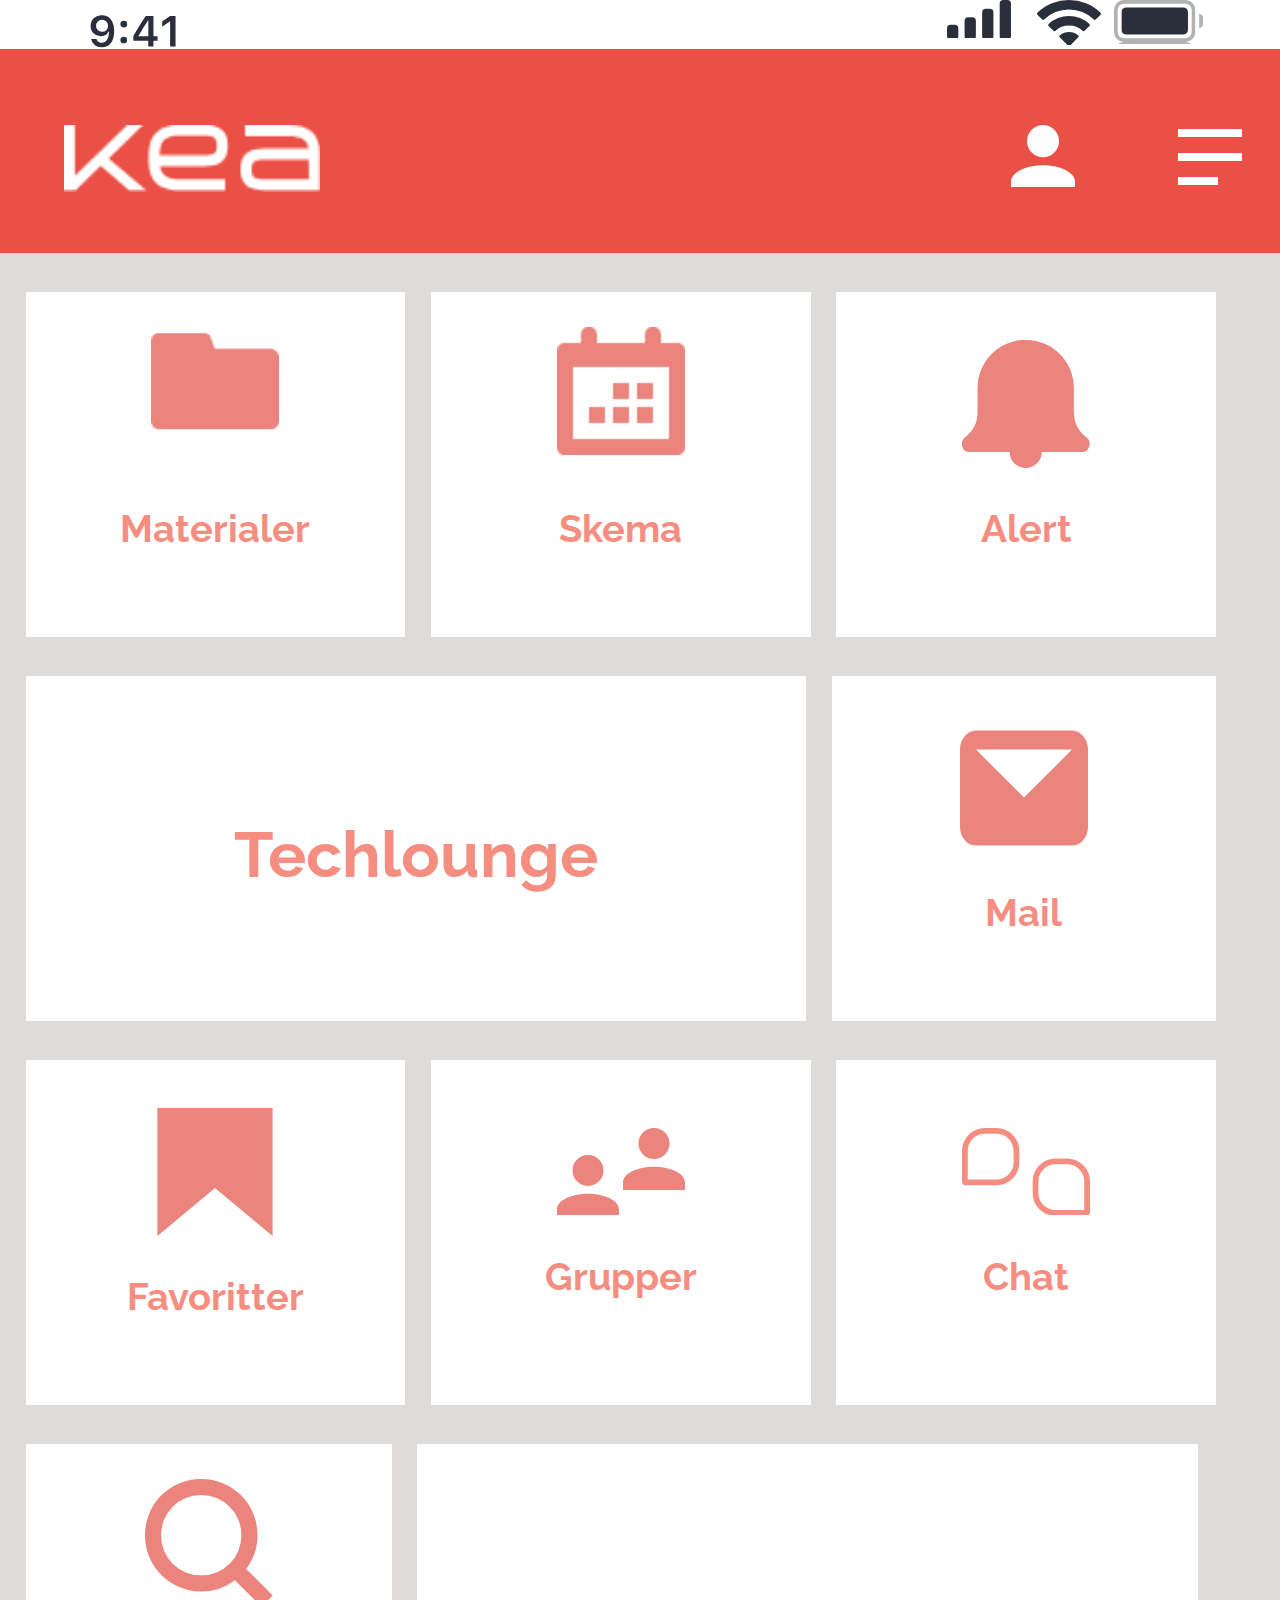
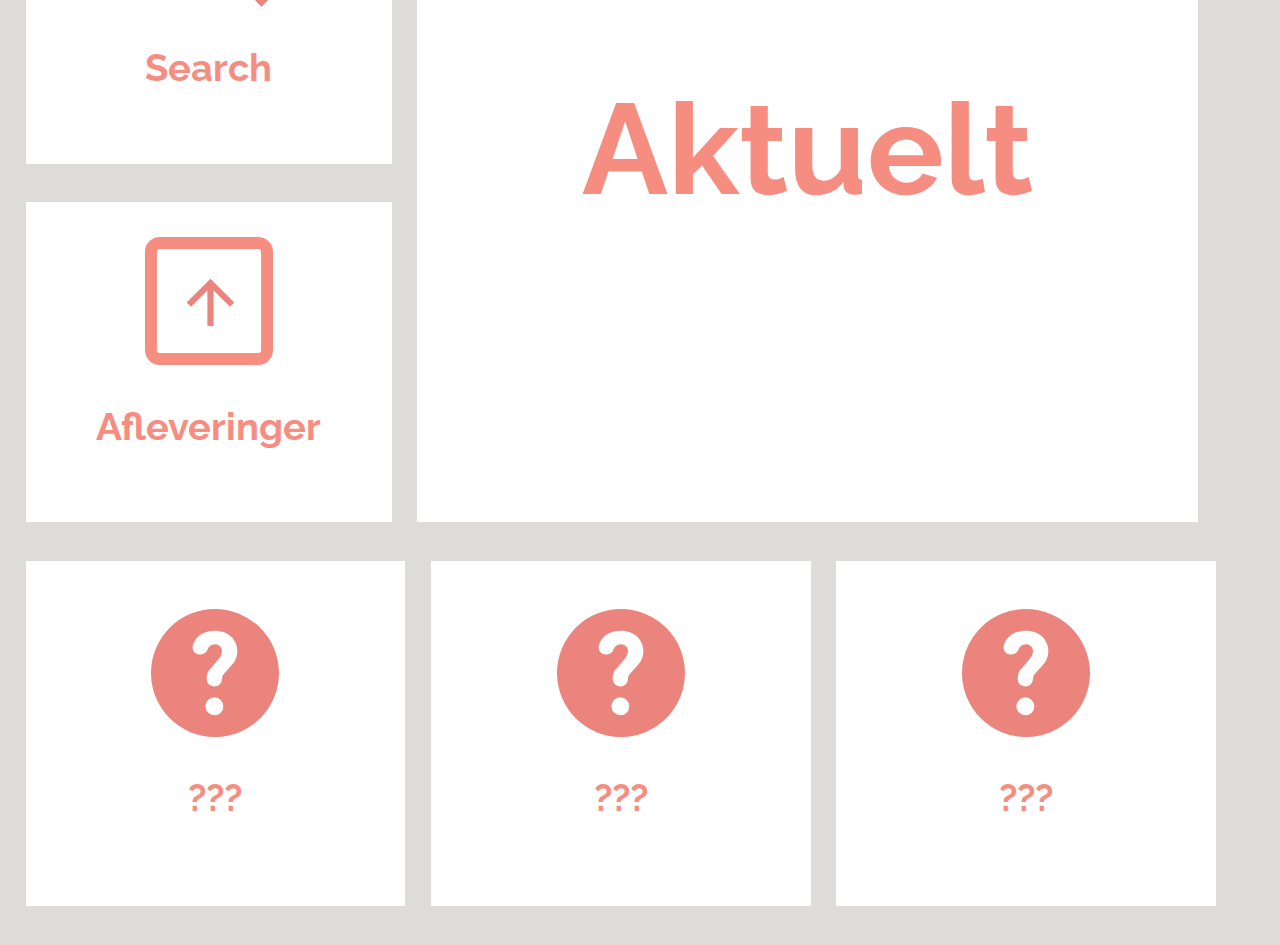
<file: forside.html>
<!DOCTYPE html>
<html lang="da">

<head>
    <meta charset="utf-8">
    <meta name="viewport" content="width=device-width, initial-scale=1.0">
    <meta name="robots" content="noindex">

    <title>Forside</title>
    <link rel="stylesheet" href="style.css">
    <link href="https://fonts.googleapis.com/css?family=Raleway&display=swap" rel="stylesheet">
</head>

<body>
    <header>
        <div class="mobil_top">
            <div class="tid_sprite"></div>
            <div class="connection_sprite"></div>
            <div class="web_sprite"></div>
            <div class="battery_sprite"></div>

        </div>

        <div class="navigation_top">
            <div class="navigation_logo">

                <a href="forside.html">
                    <img src="svg/Group%201585@2x.png" alt="logo">
                </a>

            </div>
            <div class="profil_knap"></div>
            <div class="navigations_knap" onclick="toggleMenu()"></div>
        </div>

        <section id="menu" class="hide">
            <div class="sectionwrapper">

                <div id="menu_fortryd" onclick="toggleMenu()">
                    <img src="svg_menu/Union%203@2x.png" alt="fortryd">

                </div>
                <div id="menu_logo">
                    <img src="svg_menu/Artwork%202@2x.png" alt="logo">

                </div>
                <div id="menu_top">

                    <div id="menu_txt">


                        <nav>

                            <a href="/forside.html">Forside</a>


                            <p>Afleveringer</p>
                            <a href="materialer.html">Materialer</a>
                            <p>Chat</p>
                            <p>Indstillinger</p>
                            <a href="skema.html">Skema</a>
                        </nav>
                    </div>
                </div>

                <div id="menu_bottom">
                    <div id="log_ud">
                        <a href="login.html">Log ud</a>
                    </div>
                </div>
            </div>

        </section>
    </header>





    <section id="forside">

        <div id="front_page">

            <div class="small_row">
                <div class="lille_box">
                    <div id="materialer_icon">
                        <a href="materialer.html">
                            <img src="svg_forside/Folder@2x.png" alt="folder">
                        </a>
                    </div>
                    <div class="icon_txt">
                        <nav>
                            <a href="materialer.html#materialer">Materialer</a>
                        </nav>
                    </div>
                </div>

                <div class="lille_box">
                    <div id="skema_icon">
                        <a href="skema.html">
                            <img src="svg_forside/Path%20149@2x.png" alt="skema">
                        </a>
                    </div>
                    <div class="icon_txt">
                        <nav>
                            <a href="skema.html">Skema</a>
                        </nav>
                    </div>
                </div>

                <div class="lille_box">
                    <div id="alert_icon"></div>
                    <div class="icon_txt">
                        <p>Alert</p>

                    </div>
                </div>
            </div>

            <div class="small_row">

                <div id="medium_box">
                    <div id="medium_txt">
                        <p>Techlounge</p>
                    </div>
                </div>

                <div class="lille_box">
                    <div id="mail_icon"></div>
                    <div class="icon_txt">
                        <p>Mail</p>

                    </div>
                </div>
            </div>
            <div class="small_row">

                <div class="lille_box">
                    <div id="favoritter_icon"></div>
                    <div class="icon_txt">
                        <p>Favoritter</p>

                    </div>
                </div>

                <div class="lille_box">
                    <div id="grupper_icon"></div>
                    <div class="icon_txt">
                        <p>Grupper</p>

                    </div>
                </div>

                <div class="lille_box">
                    <div id="chat_icon"></div>
                    <div class="icon_txt">
                        <p>Chat</p>

                    </div>
                </div>
            </div>

            <div id="row4">
                <div class="vertical_row">
                    <div class="lille_box">
                        <div id="search_icon"></div>
                        <div class="icon_txt">
                            <p>Search</p>

                        </div>
                    </div>
                    <div class="lille_box">
                        <div id="afleveringer_Icon"></div>
                        <div class="icon_txt">
                            <p>Afleveringer</p>

                        </div>
                    </div>
                </div>

                <div id="stor_box">
                    <div id="stor_txt">
                        <p>Aktuelt</p>
                    </div>
                </div>
            </div>

            <div class="small_row last_row">
                <div class="lille_box">

                    <div class="random_icon"></div>
                    <div class="icon_txt">
                        <p>???</p>

                    </div>

                </div>

                <div class="lille_box">
                    <div class="random_icon"></div>
                    <div class="icon_txt">
                        <p>???</p>

                    </div>

                </div>

                <div class="lille_box">

                    <div class="random_icon"></div>
                    <div class="icon_txt">
                        <p>???</p>

                    </div>

                </div>
            </div>

        </div>
    </section>

    <script src="script.js"></script>
</body></html>
</file>
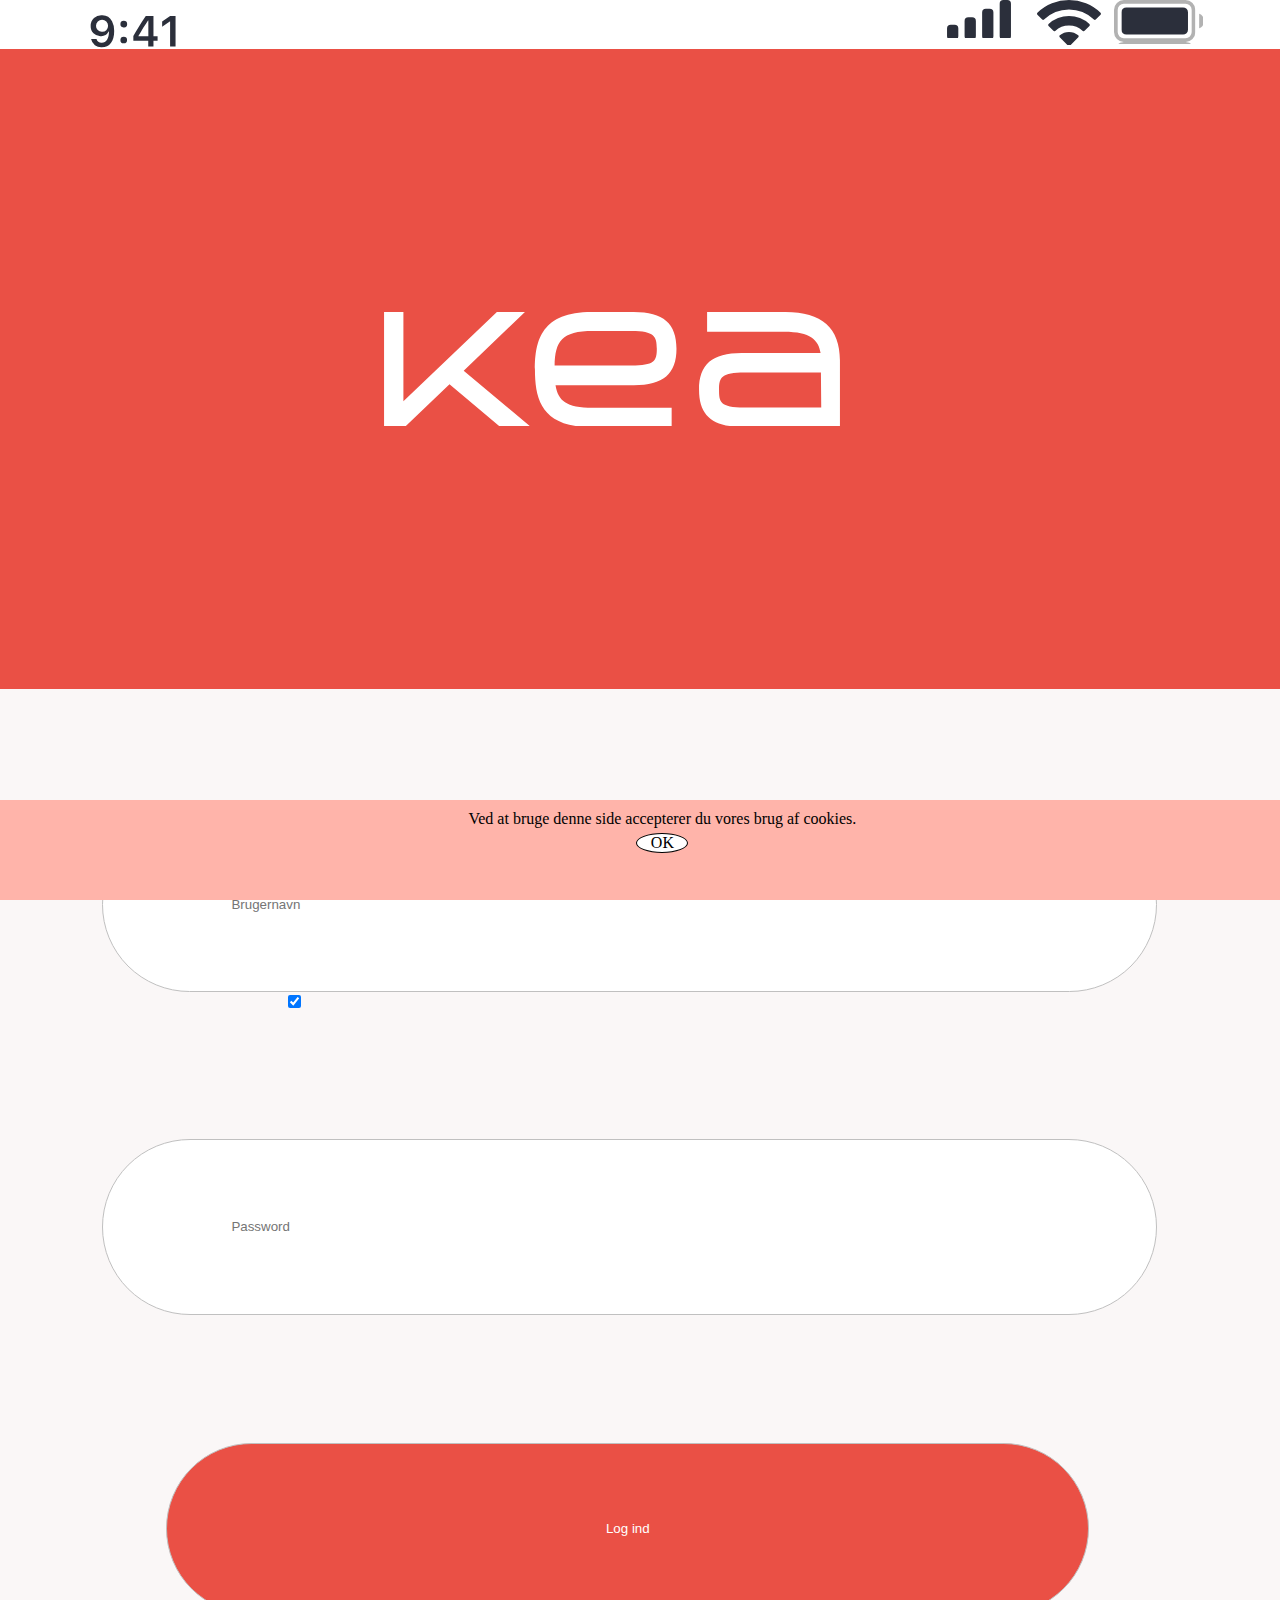
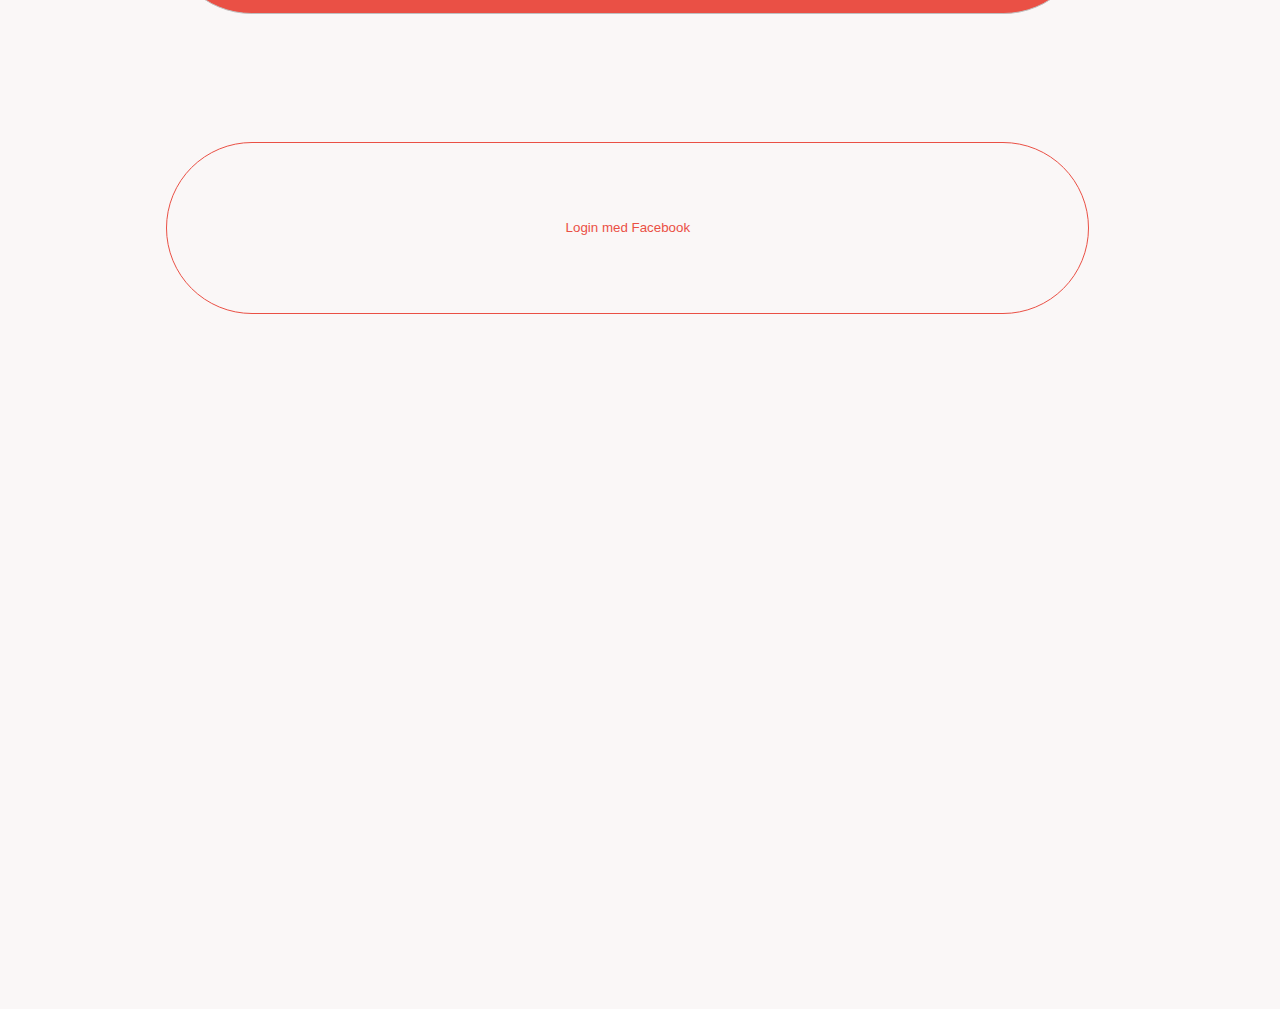
<file: login.html>
<!DOCTYPE html>
<html lang="da">

<head>
    <meta charset="utf-8">
    <meta name="viewport" content="width=device-width, initial-scale=1.0">
    <meta name="robots" content="noindex">

    <title>Login</title>
    <link rel="stylesheet" href="style.css">
    <link href="https://fonts.googleapis.com/css?family=Raleway&display=swap" rel="stylesheet">
</head>


<body>

    <header>
        <div class="mobil_top">
            <div class="tid_sprite"></div>
            <div class="connection_sprite"></div>
            <div class="web_sprite"></div>
            <div class="battery_sprite"></div>

        </div>


    </header>
    <section id="login">

        <div id="logo_box">
            <div id="logo"></div>
        </div>

        <div id="login-funktion">


            <form action="forside.html">

                <input id="user-felt1" class="user-felt" type="text" placeholder="Brugernavn" />
                <label>
                    <input id="checkbox" type="checkbox" checked="checked">
                </label>


                <input id="user-felt2" class="user-felt" type="password" placeholder="Password" />



                <input id="login_knap" value="Log ind" type="submit" />
                <input id="facebook-knap" value="Login med Facebook" type="submit" />

            </form>

        </div>


    </section>

    <div id="cookie-disclaimer">
        <div id="cookie-disclaimer-column">
            <span>
                Ved at bruge denne side accepterer du vores brug af cookies.
            </span>
            <div id="cookie-disclaimer-close-btn" onclick="hideCookieDisclaimer()">
                OK
            </div>
        </div>
    </div>
    <script src="script.js"></script>
</body></html>
</file>
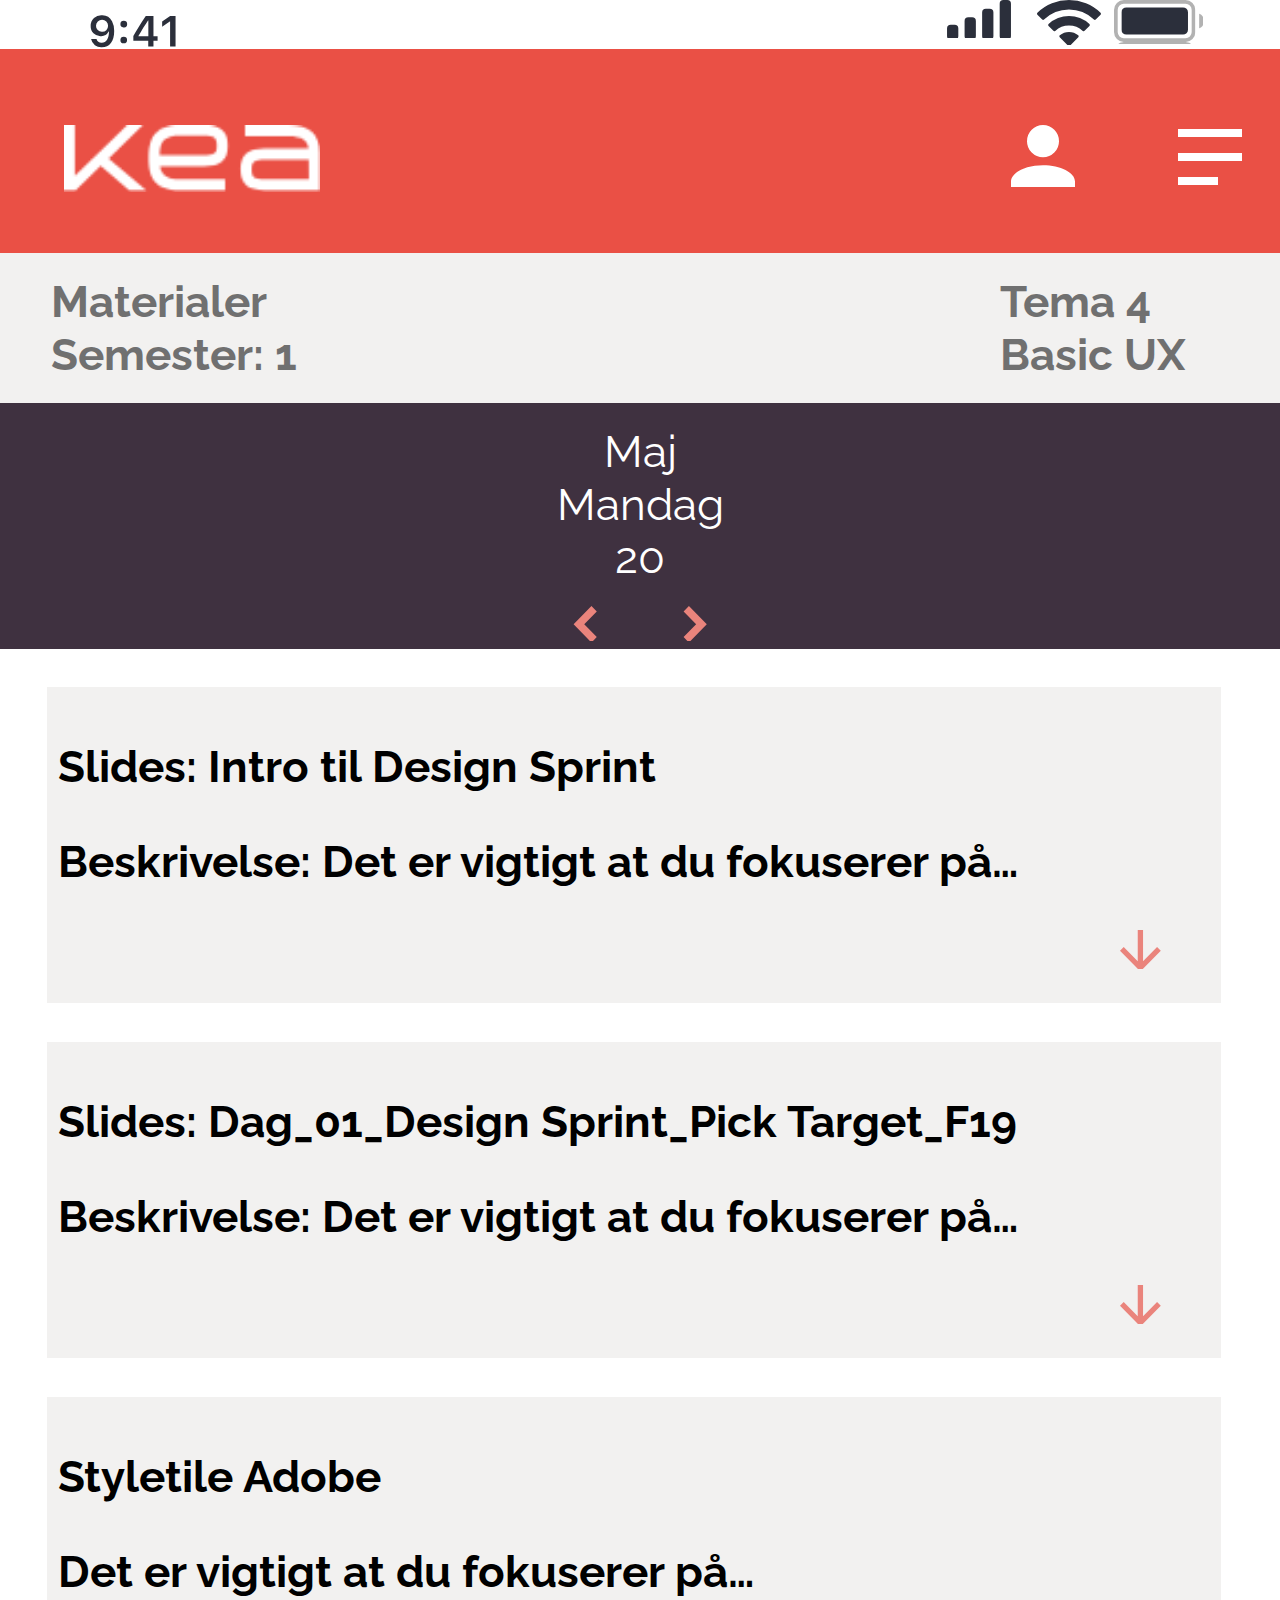
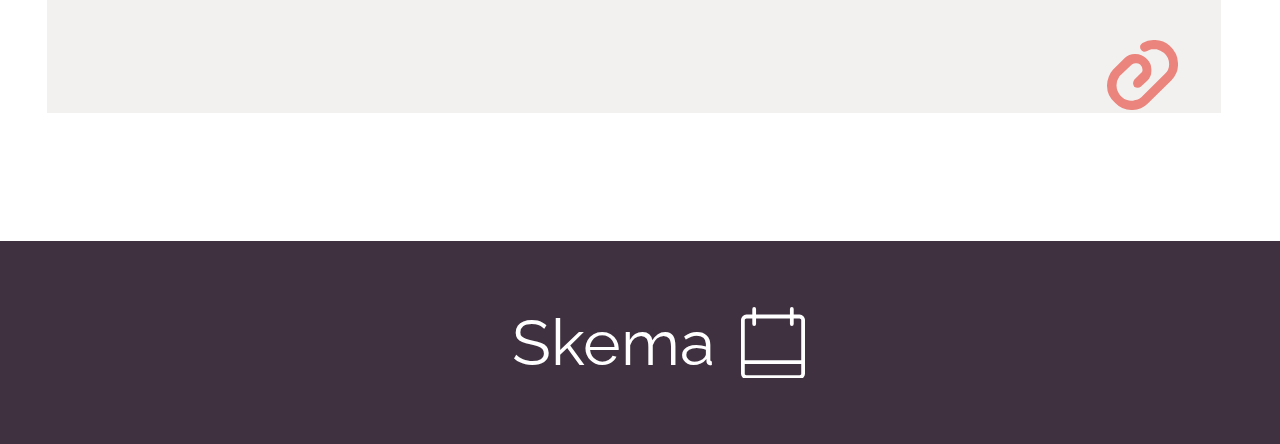
<file: materialer.html>
<!DOCTYPE html>
<html lang="da">

<head>
    <meta charset="utf-8">
    <meta name="viewport" content="width=device-width, initial-scale=1.0">
    <meta name="robots" content="noindex">

    <title>Materialer</title>
    <link rel="stylesheet" href="style.css">
    <link href="https://fonts.googleapis.com/css?family=Raleway&display=swap" rel="stylesheet">
</head>

<body>

    <header>
        <div class="mobil_top">
            <div class="tid_sprite"></div>
            <div class="connection_sprite"></div>
            <div class="web_sprite"></div>
            <div class="battery_sprite"></div>

        </div>
        <div class="navigation_top">
            <div class="navigation_logo">
                <a href="forside.html">
                    <img src="svg/Group%201585@2x.png" alt="logo">
                </a>
            </div>
            <div class="profil_knap"></div>
            <div class="navigations_knap" onclick="toggleMenu()"></div>
        </div>

        <section id="menu" class="hide">
            <div class="sectionwrapper">

                <div id="menu_fortryd" onclick="toggleMenu()">
                    <img src="svg_menu/Union%203@2x.png" alt="fortryd">
                </div>
                <div id="menu_logo">
                    <img src="svg_menu/Artwork%202@2x.png" alt="logo">

                </div>
                <div id="menu_top">

                    <div id="menu_txt">
                        <nav>
                            <a href="forside.html">Forside</a>


                            <p>Afleveringer</p>
                            <a href="materialer.html">Materialer</a>
                            <p>Chat</p>
                            <p>Indstillinger</p>
                            <a href="skema.html">Skema</a>
                        </nav>
                    </div>
                </div>

                <div id="menu_bottom">
                    <div id="log_ud">
                        <a href="login.html">Log ud</a> </div>
                </div>
            </div>

        </section>
    </header>


    <section id="materialer">

        <div class="sectionwrapper">

            <div class="top_info">

                <div class="top_info_right">

                    <p>Materialer</p>
                    <p>Semester: 1</p>

                </div>
                <div class="top_info_left">
                    <p>Tema 4</p>
                    <p>Basic UX</p>
                </div>
            </div>

            <div class="dato">

                <div class="dato_txt">
                    <p>Maj</p>
                    <p>Mandag</p>
                    <p>20</p>
                </div>
                <div class="dato_pil">
                    <div class="dato_pil_left"></div>
                    <div class="dato_pil_right"></div>
                </div>
            </div>
            <div id="materiale_container">
                <div id="slide_intro">
                    <div id="intro_txt">
                        <p>Slides: Intro til Design Sprint</p>
                        <p>Beskrivelse: Det er vigtigt at du fokuserer på…</p>
                        <div class="pil_ned"></div>
                    </div>

                </div>

                <div id="slide_dag">
                    <div id="dag_txt">
                        <p>Slides: Dag_01_Design Sprint_Pick Target_F19</p>
                        <p>Beskrivelse: Det er vigtigt at du fokuserer på…</p>
                        <div class="pil_ned"></div>
                    </div>
                </div>

                <div id="styletile">
                    <div id="style_txt">
                        <p>Styletile Adobe</p>
                        <p>Det er vigtigt at du fokuserer på…</p>
                        <div id="vedhaft"></div>
                    </div>


                </div>
            </div>

            <div id="materialer_bottom">
                <div id="skema_txt">
                    <p>Skema</p>
                </div>
                <div id="skema_ikon"></div>

            </div>




        </div>
    </section>


    <script src="script.js"></script>
</body></html>
</file>
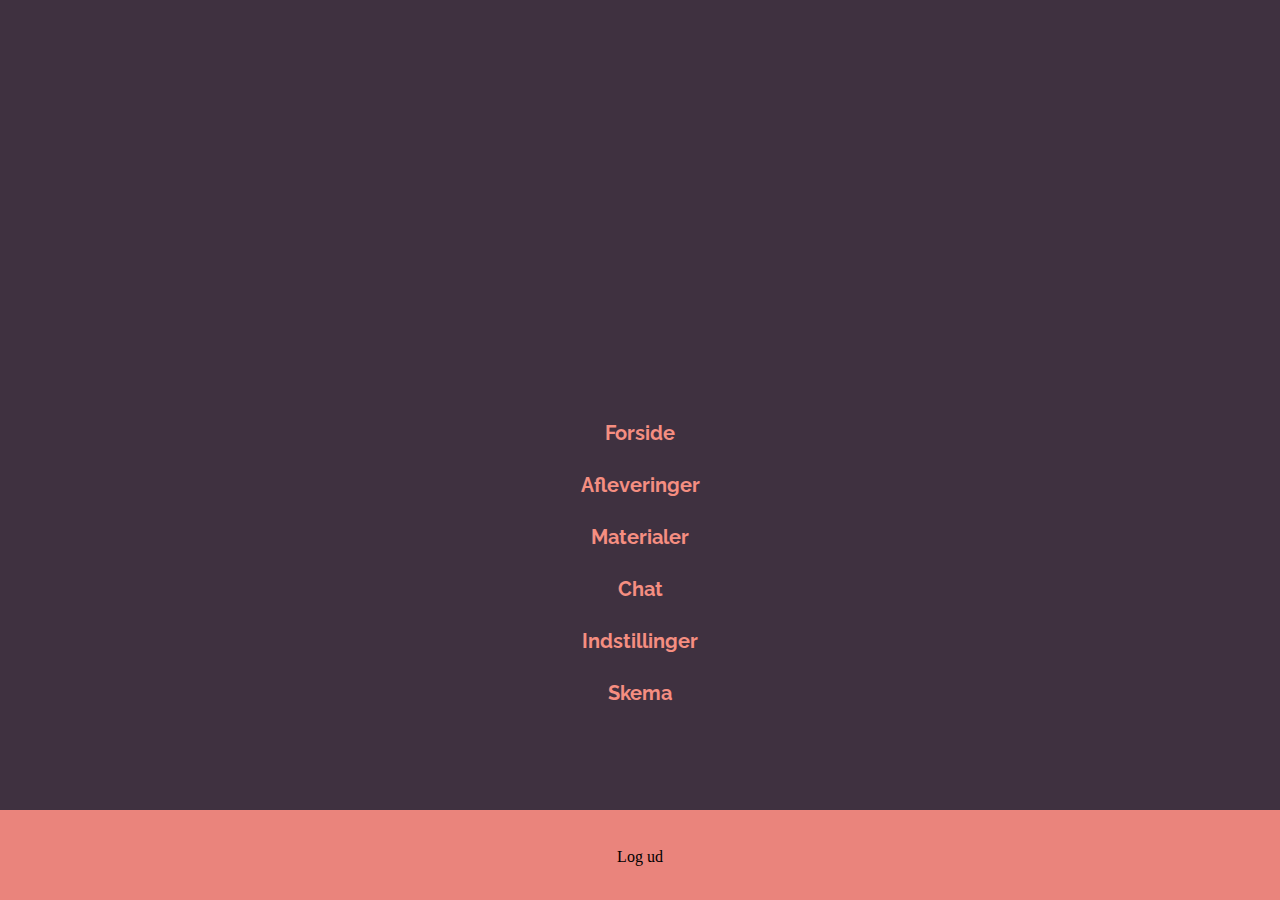
<file: menu.html>
<!DOCTYPE html>
<html lang="da">

<head>
    <meta charset="utf-8">
    <meta name="viewport" content="width=device-width, initial-scale=1.0">
    <meta name="robots" content="noindex">

    <title>Menu</title>
    <link rel="stylesheet" href="style.css">
    <link href="https://fonts.googleapis.com/css?family=Raleway&display=swap" rel="stylesheet">
</head>

<header>
    <div class="mobil_top">
        <div class="tid_sprite"></div>
        <div class="connection_sprite"></div>
        <div class="web_sprite"></div>
        <div class="battery_sprite"></div>

    </div>
</header>

<body>



    <section id="menu">
        <div class="sectionwrapper">

            <div id="menu_fortryd"></div>
            <div id="menu_logo"></div>
            <div id="menu_top">

                <div id="menu_txt">

                    <nav>
                        <a href="/forside.html">Forside</a>


                        <p>Afleveringer</p>
                        <a href="materialer.html">Materialer</a>
                        <p>Chat</p>
                        <p>Indstillinger</p>
                        <a href="skema.html">Skema</a>
                    </nav>
                </div>
            </div>

            <div id="menu_bottom">
                <div id="log_ud">
                    <p>Log ud</p>
                </div>
            </div>
        </div>

    </section>




    <script src="script.js"></script>
</body></html>
</file>
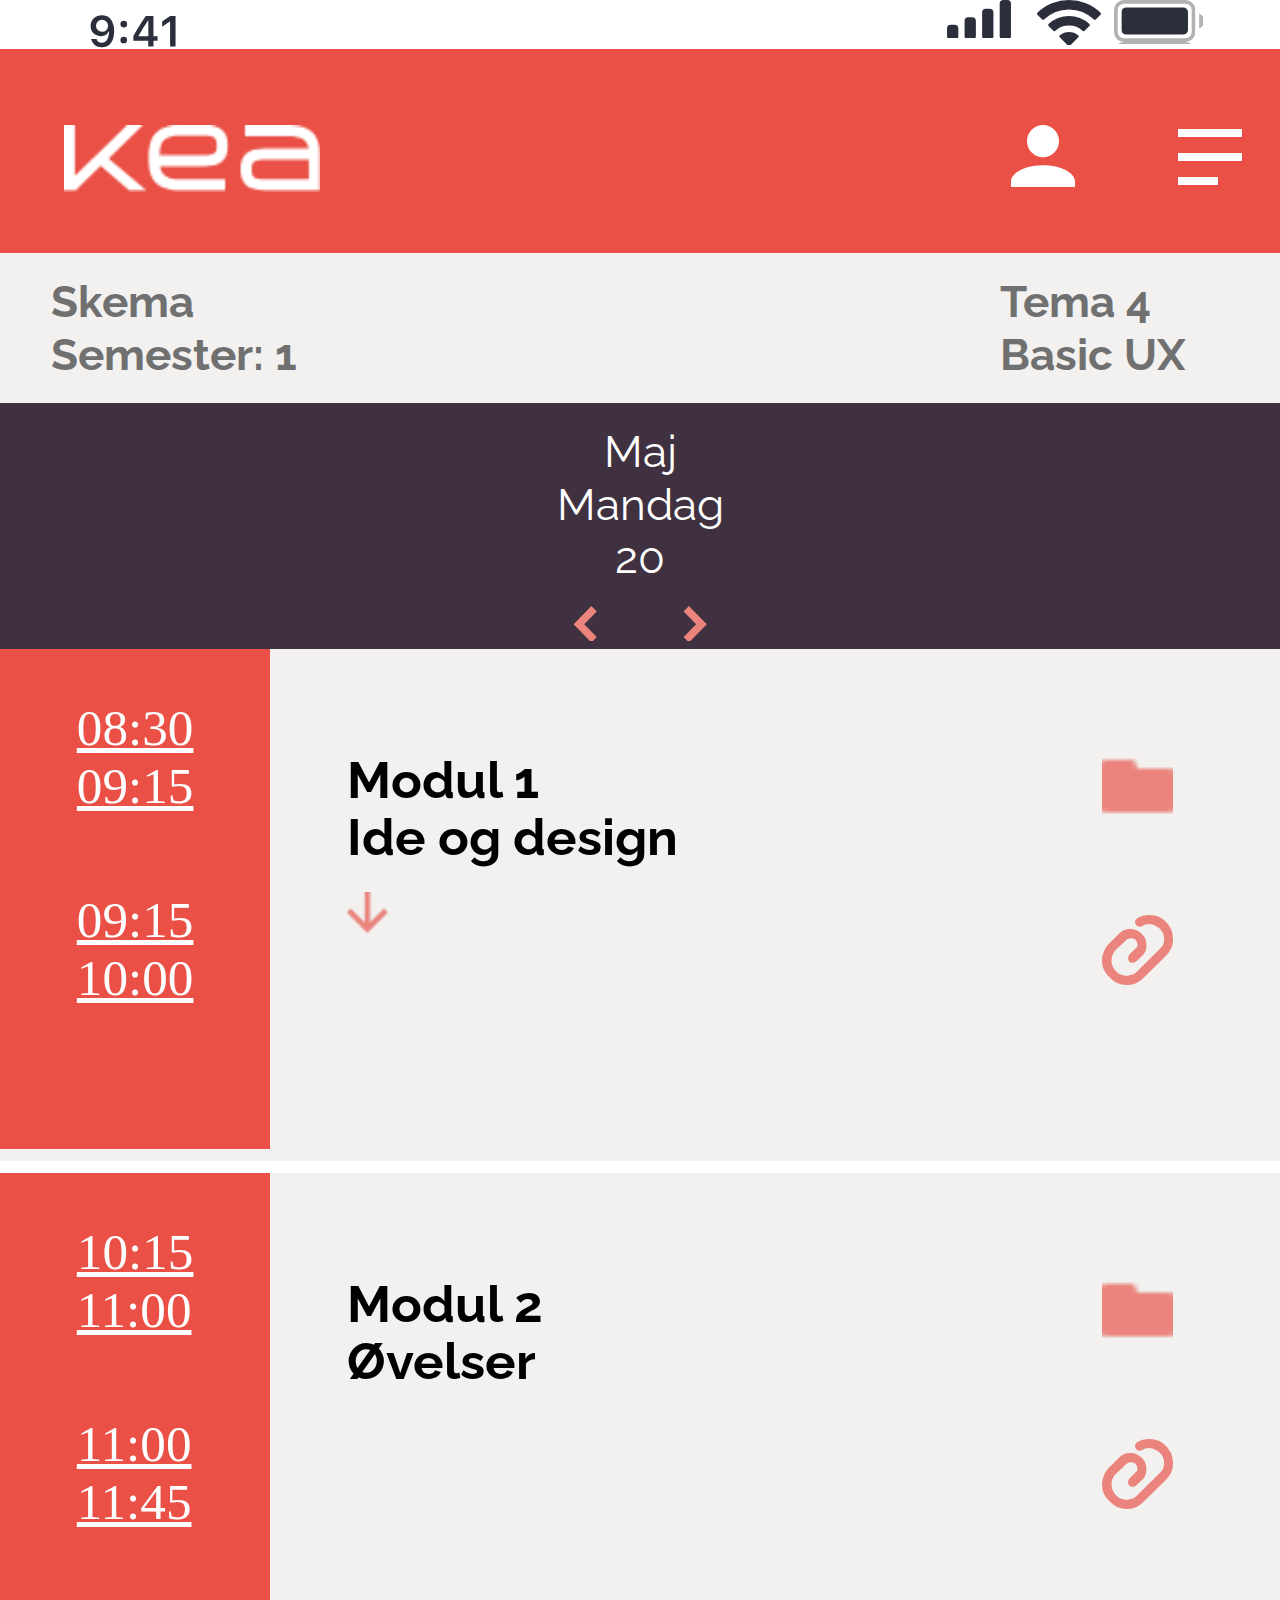
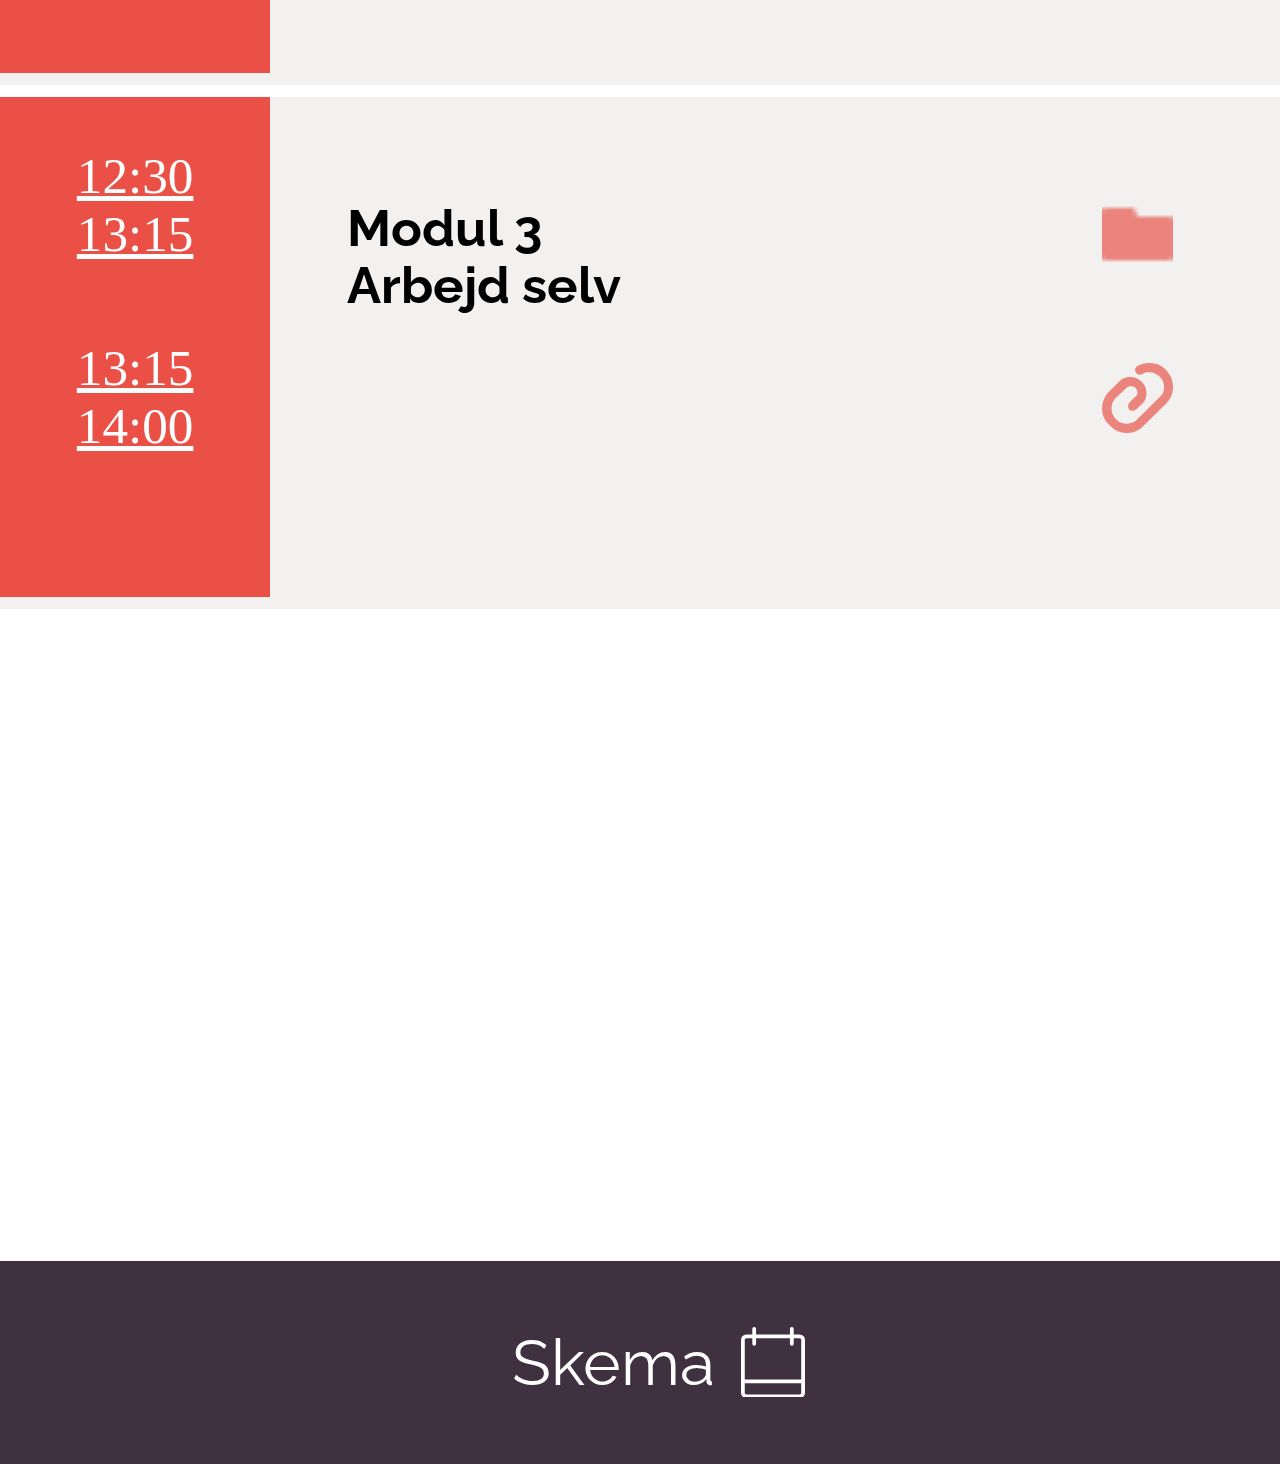
<file: skema.html>
<!DOCTYPE html>
<html lang="da">

<head>
    <meta charset="utf-8">
    <meta name="viewport" content="width=device-width, initial-scale=1.0">
    <meta name="robots" content="noindex">

    <title>Skema</title>
    <link rel="stylesheet" href="style.css">
    <link href="https://fonts.googleapis.com/css?family=Raleway&display=swap" rel="stylesheet">
</head>

<body>
    <header>
        <div class="mobil_top">
            <div class="tid_sprite"></div>
            <div class="connection_sprite"></div>
            <div class="web_sprite"></div>
            <div class="battery_sprite"></div>

        </div>
        <div class="navigation_top">
            <div class="navigation_logo">
                <a href="forside.html">
                    <img src="svg/Group%201585@2x.png" alt="logo">
                </a> </div>
            <div class="profil_knap"></div>
            <div class="navigations_knap" onclick="toggleMenu()"></div>
        </div>

        <section id="menu" class="hide">
            <div class="sectionwrapper">

                <div id="menu_fortryd" onclick="toggleMenu()">
                    <img src="svg_menu/Union%203@2x.png" alt="fortryd">
                </div>
                <div id="menu_logo">
                    <img src="svg_menu/Artwork%202@2x.png" alt="logo">
                </div>
                <div id="menu_top">

                    <div id="menu_txt">
                        <nav>
                            <a href="forside.html">Forside</a>


                            <p>Afleveringer</p>
                            <a href="materialer.html">Materialer</a>
                            <p>Chat</p>
                            <p>Indstillinger</p>
                            <a href="skema.html">Skema</a>
                        </nav>
                    </div>
                </div>

                <div id="menu_bottom">
                    <div id="log_ud">
                        <a href="login.html">Log ud</a> </div>
                </div>
            </div>

        </section>
    </header>



    <section id="skema">

        <div class="sectionwrapper">

            <div class="top_info">

                <div class="top_info_right">

                    <p>Skema</p>
                    <p>Semester: 1</p>

                </div>
                <div class="top_info_left">
                    <p>Tema 4</p>
                    <p>Basic UX</p>
                </div>
            </div>

            <div class="dato">

                <div class="dato_txt">
                    <p>Maj</p>
                    <p>Mandag</p>
                    <p>20</p>
                </div>
                <div class="dato_pil">
                    <div class="dato_pil_left"></div>
                    <div class="dato_pil_right"></div>
                </div>
            </div>

            <div id="skema_box">
                <div class="modul">

                    <div class="tid">
                        <div class="tid_top">
                            <p>08:30</p>
                            <p>09:15</p>

                        </div>

                        <div class="tid_bottom">
                            <p>09:15</p>
                            <p>10:00</p>
                        </div>
                    </div>
                    <div class="modul_txt">
                        <p>Modul 1</p>
                        <p>Ide og design</p>
                        <div id="udvid_lektion">
                            <a href="udvidet-skema.html">
                                <img src="svg_matrialer/Down%20arrow@2x.png" alt="folder">
                            </a>
                        </div>
                    </div>

                    <div class="click">

                        <div class="mater">
                            <a href="materialer.html">
                                <img src="svg_matrialer/Folder.png" alt="folder">
                            </a>
                        </div>



                        <div class="attachment"></div>

                    </div>

                </div>

                <div class="modul">

                    <div class="tid">
                        <div class="tid_top">
                            <p>10:15</p>
                            <p>11:00</p>

                        </div>

                        <div class="tid_bottom">
                            <p>11:00</p>
                            <p>11:45</p>
                        </div>
                    </div>
                    <div class="modul_txt">
                        <p>Modul 2</p>
                        <p>Øvelser</p>
                    </div>
                    <div class="click">

                        <div class="mater">
                            <a href="materialer.html">
                                <img src="svg_matrialer/Folder.png" alt="folder">
                            </a>
                        </div>
                        <div class="attachment"></div>
                    </div>
                </div>

                <div class="modul">
                    <div class="tid">
                        <div class="tid_top">
                            <p>12:30</p>
                            <p>13:15</p>

                        </div>

                        <div class="tid_bottom">
                            <p>13:15</p>
                            <p>14:00</p>
                        </div>
                    </div>
                    <div class="modul_txt">
                        <p>Modul 3</p>
                        <p>Arbejd selv</p>
                    </div>

                    <div class="click">

                        <div class="mater">
                            <a href="materialer.html">
                                <img src="svg_matrialer/Folder.png" alt="folder">
                            </a>
                        </div>
                        <div class="attachment"></div>
                    </div>


                </div>


            </div>




            <div id="materialer_bottom">
                <div id="skema_txt">
                    <p>Skema</p>
                </div>
                <div id="skema_ikon"></div>

            </div>
        </div>
    </section>
    <script src="script.js"></script>
</body></html>
</file>
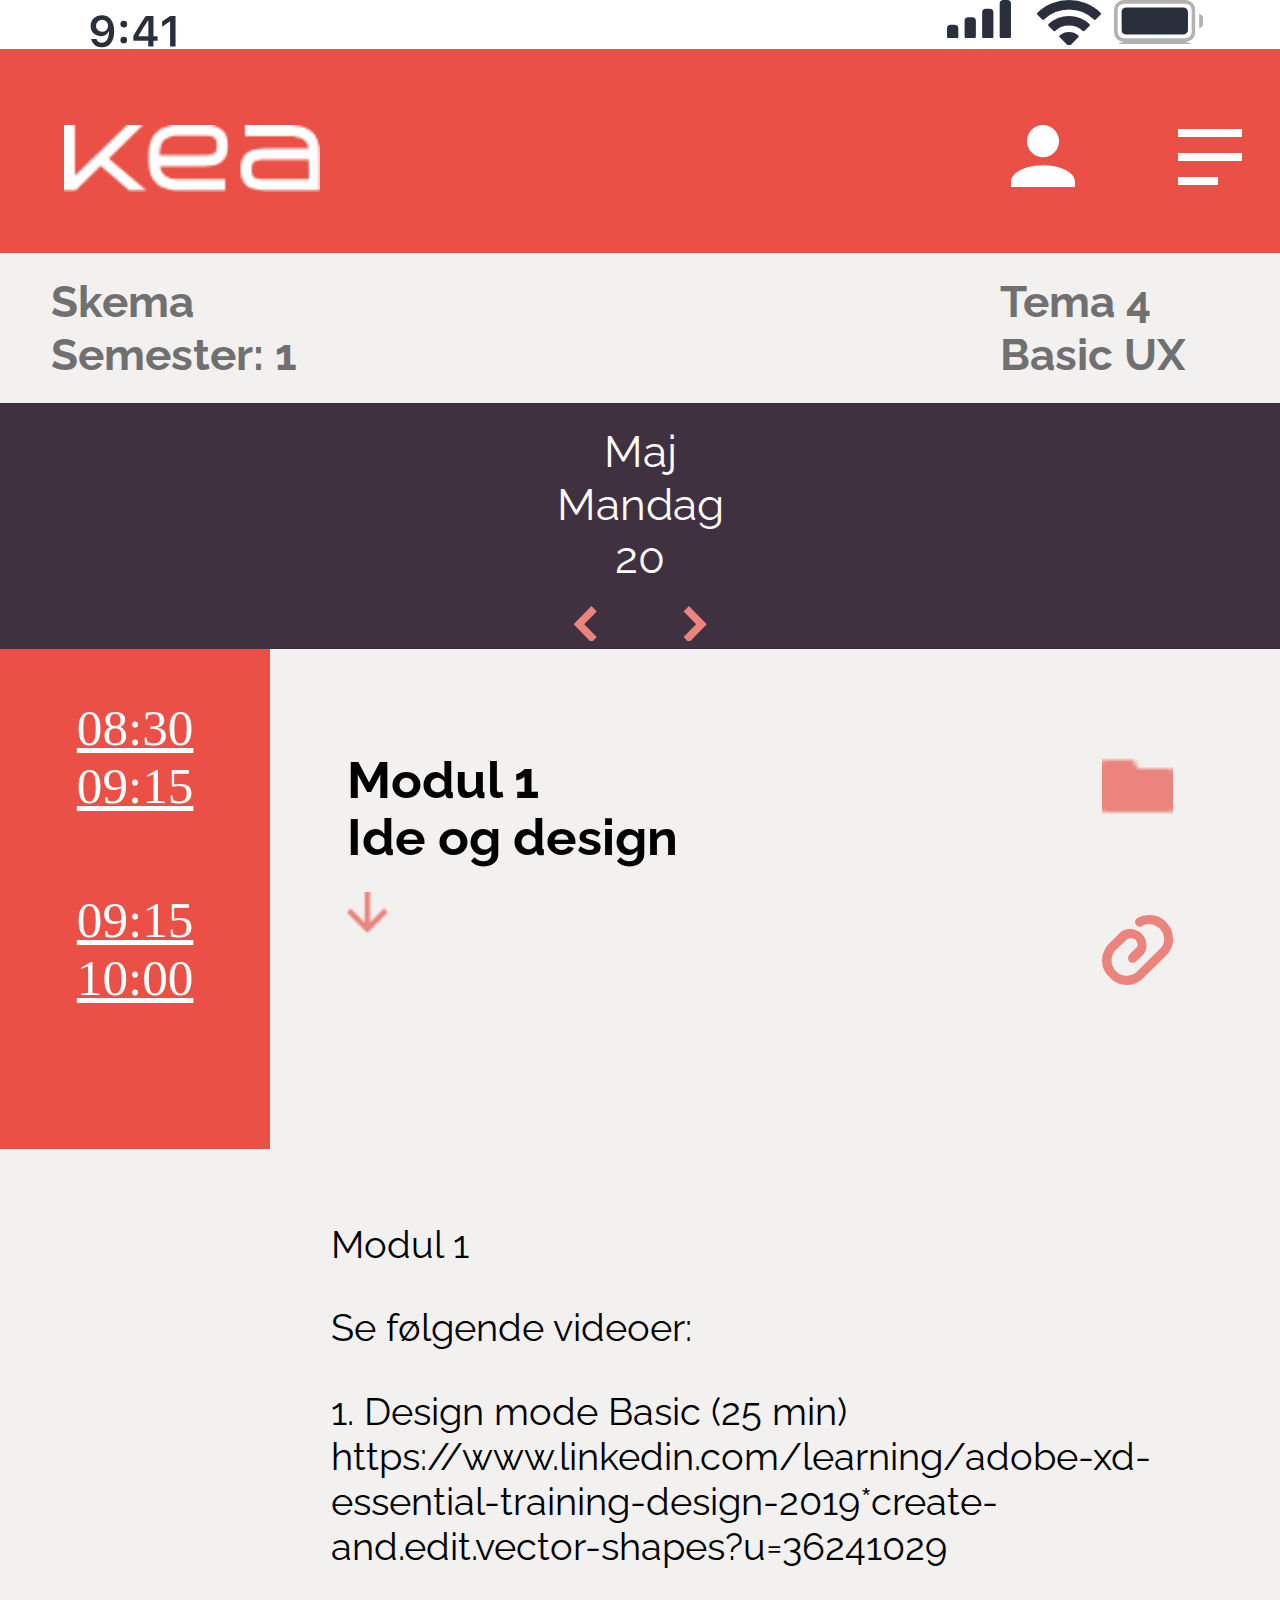
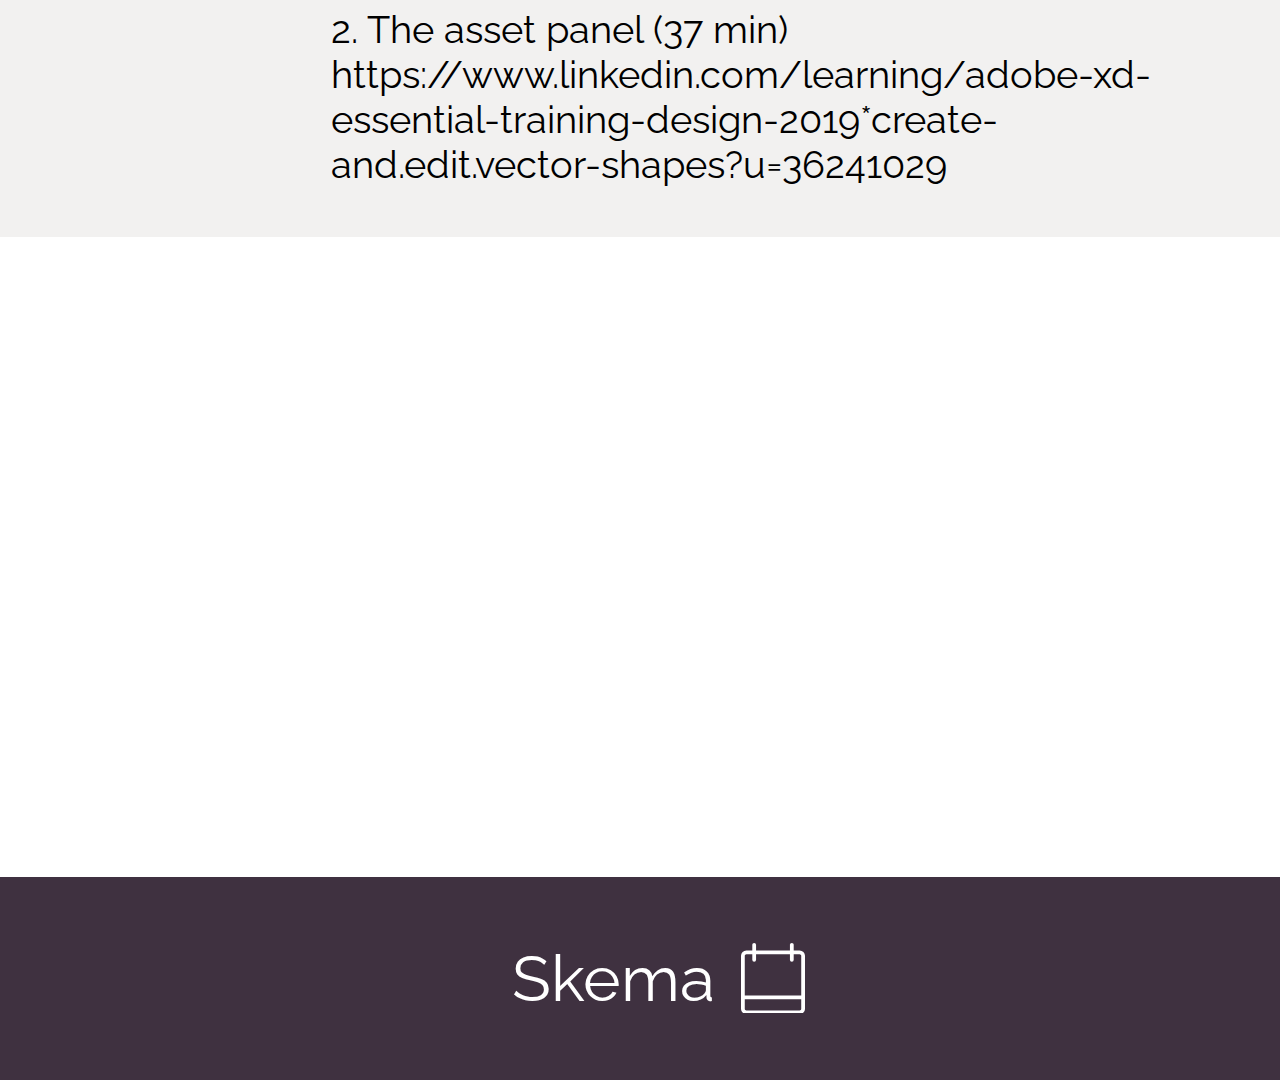
<file: udvidet-skema.html>
<!DOCTYPE html>
<html lang="da">

<head>
    <meta charset="utf-8">
    <meta name="viewport" content="width=device-width, initial-scale=1.0">
    <meta name="robots" content="noindex">

    <title>Skema</title>
    <link rel="stylesheet" href="style.css">
    <link href="https://fonts.googleapis.com/css?family=Raleway&display=swap" rel="stylesheet">
</head>

<body>
    <header>
        <div class="mobil_top">
            <div class="tid_sprite"></div>
            <div class="connection_sprite"></div>
            <div class="web_sprite"></div>
            <div class="battery_sprite"></div>

        </div>
        <div class="navigation_top">
            <div class="navigation_logo">
                <a href="forside.html">
                    <img src="svg/Group%201585@2x.png" alt="logo">
                </a> </div>
            <div class="profil_knap"></div>
            <div class="navigations_knap" onclick="toggleMenu()"></div>
        </div>

        <section id="menu" class="hide">
            <div class="sectionwrapper">

                <div id="menu_fortryd" onclick="toggleMenu()">
                    <img src="svg_menu/Union%203@2x.png" alt="fortryd">
                </div>
                <div id="menu_logo">
                    <img src="svg_menu/Artwork%202@2x.png" alt="logo">
                </div>
                <div id="menu_top">

                    <div id="menu_txt">
                        <nav>
                            <a href="forside.html">Forside</a>


                            <p>Afleveringer</p>
                            <a href="materialer.html">Materialer</a>
                            <p>Chat</p>
                            <p>Indstillinger</p>
                            <a href="skema.html">Skema</a>
                        </nav>
                    </div>
                </div>

                <div id="menu_bottom">
                    <div id="log_ud">
                        <a href="login.html">Log ud</a> </div>
                </div>
            </div>

        </section>
    </header>



    <section id="udvidet_skema">

        <div class="sectionwrapper">

            <div class="top_info">

                <div class="top_info_right">

                    <p>Skema</p>
                    <p>Semester: 1</p>

                </div>
                <div class="top_info_left">
                    <p>Tema 4</p>
                    <p>Basic UX</p>
                </div>
            </div>

            <div class="dato">

                <div class="dato_txt">
                    <p>Maj</p>
                    <p>Mandag</p>
                    <p>20</p>
                </div>
                <div class="dato_pil">
                    <div class="dato_pil_left"></div>
                    <div class="dato_pil_right"></div>
                </div>
            </div>

            <div id="skema_box">
                <div class="modul">

                    <div class="tid">
                        <div class="tid_top">
                            <p>08:30</p>
                            <p>09:15</p>

                        </div>

                        <div class="tid_bottom">
                            <p>09:15</p>
                            <p>10:00</p>
                        </div>
                    </div>
                    <div class="modul_txt">
                        <p>Modul 1</p>
                        <p>Ide og design</p>
                        <div id="udvid_lektion">
                            <a href="skema.html">
                                <img src="svg_matrialer/Down%20arrow@2x.png" alt="folder">
                            </a>
                        </div>
                    </div>

                    <div class="click">

                        <div class="mater">
                            <a href="materialer.html">
                                <img src="svg_matrialer/Folder.png" alt="folder">
                            </a>
                        </div>



                        <div class="attachment"></div>

                    </div>

                </div>


                <div id="modul1">
                    <div id="modul1_info">
                        <p>Modul 1</p>
                        <p>Se følgende videoer:
                        </p>
                        <p>1. Design mode Basic (25 min) https://www.linkedin.com/learning/adobe-xd-essential-training-design-2019*create-and.edit.vector-shapes?u=36241029</p>
                        <p>2. The asset panel (37 min) https://www.linkedin.com/learning/adobe-xd-essential-training-design-2019*create-and.edit.vector-shapes?u=36241029</p>
                    </div>

                </div>



            </div>




            <div id="materialer_bottom">
                <div id="skema_txt">
                    <p>Skema</p>
                </div>
                <div id="skema_ikon"></div>

            </div>
        </div>
    </section>
    <script src="script.js"></script>
</body></html>
</file>
<file: style.css>
/*
 * Made by Mads Ibrahim Iversen
 */

* {}

html {}

body {
    margin: 0 auto;

}


img {
    width: 100%;

}




.hide {
    display: none !important;
}

/*--------------------Indholdsfortegnelse-------------------

1: HEADER
2: LOGIN
3: MENU
4: Materialer
5: SKEMA
6: Media queries

-------------------------------------------------------*/

/*-----------------------------------------------------

1. Header

-------------------------------------------------------*/

header {}

/*Mobil Top*/

#login .mobil_top {
    background-color: #EA5045;
}


.mobil_top {
    display: flex;
    background-color: #ffffff;

}




.tid_sprite {
    flex-basis: 13vw;
    width: 13vw;
    height: 3.8vw;
    background-image: url(svg/Bars-_-Time%20Black.svg);
    background-size: 100%;
    margin-right: 57vw;
    margin-left: 4vw;
}

.connection_sprite {
    flex-basis: 5vw;

    width: 4vw;
    height: 3vw;
    background-image: url(svg/Cellular%20Connection.svg);
    background-size: 100%;
}


.web_sprite {
    flex-basis: 5vw;

    width: 4vw;
    height: 3.5vw;
    background-image: url(svg/Wifi.svg);
    background-size: 100%;
    margin-left: 2vw;

}


.battery_sprite {
    flex-basis: 7vw;

    width: 6vw;
    height: 3.4vw;
    background-image: url(svg/Battery.svg);
    background-size: 100%;
    margin-left: 1vw;
}


/*Navigtions Top*/


.navigation_top {
    display: flex;
    background-color: #EA5045;
    height: 16vw;
}

.navigation_logo {
    flex-basis: 20%;
    height: 5vw;
    margin-top: 6vw;
    margin-right: 54vw;
    margin-left: 5vw;

}

.profil_knap {

    flex-basis: 5%;
    height: 5vw;
    background-image: url(svg/Profile.svg);
    background-size: 100%;
    margin-top: 6vw;
    margin-right: 6vw;
}

.navigations_knap {
    flex-basis: 5%;
    height: 5vw;
    background-image: url(svg/Menu.svg);
    background-size: 100%;
    margin-top: 6vw;
    margin-left: 2vw;


}


/*Menu Contaiener*/


.sectionwrapper {
    display: flex;
    background-color: #3F3140;
    flex-direction: column;
}

#menu .sectionwrapper {
    height: 100vh;
    justify-content: space-between;
}

#menu {
    position: fixed;
    top: 0;
    width: 100vw;
    height: 100%;
}

#menu_top {
    display: flex;
    align-self: center;
    margin-top: 5vw;

    font-family: 'Raleway', sans-serif;

}

#menu_bottom {
    background-color: #EA847C;
    text-align: center;
    height: 10vh
}

/*SVG og Txt */

#menu_fortryd {
    flex-basis: 3.8vw;
    max-width: 3vw;
    margin-right: 4vw;
    margin-top: 5vw;
    align-self: flex-end;


}

#menu_logo {
    max-width: 30vw;
    height: 3vw;
    align-self: center;

}

#menu_txt {
    width: 30vw;
    color: #F58E81;
    font-weight: 700;
    text-align: center;
    line-height: 2rem;
    font-size: 20px;
}

#menu_txt a {
    color: #F58E81;
    text-decoration: none;
    font-size: 20px;


}


#log_ud {
    margin-top: 3vw;
    width: 100vw;
}

#log_ud a {
    text-decoration: none;
    color: #ffffff;
    margin-top: 2vw;
    font-family: 'Raleway', sans-serif;
    font-size: 20px;



}






/*-----------------------------------------------------

2. Login Section

-------------------------------------------------------*/

/* Login top*/


#logo_box {
    display: flex;
    height: 50vw;
    background-color: #EA5045;
}

#logo {
    flex-basis: 35.6%;
    background-image: url(svg_menu/Group%201582.svg);
    height: 8.9vw;
    margin-left: 30vw;
    align-self: center;
    background-size: 100%;

}


/* Login user felter og knapper */


#login-funktion {
    display: flex;
    height: 150vw;
    background-color: #FAF7F7;
    flex-direction: column;


}


.user-felt {
    border: 1px solid silver;
    border-radius: 25vw;
    margin-top: 10vw;
    margin-left: 8vw;
    width: 72.1vw;
    height: 13.4vw;
    padding-left: 10vw;
    outline: none;

}

#checkbox {
    display: flex;
    margin-left: 18rem;
}

#login_knap {
    border: 1px solid silver;
    border-radius: 25vw;
    margin-top: 10vw;
    margin-left: 13vw;
    width: 72.1vw;
    height: 13.4vw;
    outline: none;
    background-color: #EA5045;

    color: #ffffff;



}

#facebook-knap {
    border: 1px solid #EA5045;
    border-radius: 25vw;
    margin-top: 10vw;
    margin-left: 13vw;
    width: 72.1vw;
    height: 13.4vw;
    outline: none;
    background-color: #FAF7F7;
    color: #EA5045;
}

#cookie-disclaimer {
    position: fixed;
    bottom: 0;
    width: 100%;
    height: 100px;
    background-color: #FFB4AA;
    display: flex;
    justify-content: center;
    align-items: flex-start;
}

#cookie-disclaimer-column {
    display: flex;
    flex-direction: column;
    justify-content: center;
    margin-top: 10px;
    margin-left: 3.5vw
}

#cookie-disclaimer-close-btn {
    align-self: center;
    border: 1px solid black;
    width: 50px;
    height: 25x;
    text-align: center;
    background-color: #ffffff;
    border-radius: 50%;
    margin-top: 5px;
}

#cookie-disclaimer-close-btn:hover {
    background-color: #EA5045;
}

/*-----------------------------------------------------

2. Forside Section

-------------------------------------------------------*/

/* Forside container */


#front_page {
    display: flex;
    flex-direction: column;
    background-color: #DEDCDB;


}

/* Box Layout */



.lille_box {
    flex-basis: 30vw;
    margin-top: 3vw;
    margin-left: 2vw;
    background-color: #ffffff;
    display: flex;
    justify-content: center;
    align-items: center;
    flex-direction: column;
}

#row4 .lille_box {

    flex-basis: 25vw;
    background-color: #ffffff;
    width: 30vw;

}



#medium_box {

    flex-basis: 61vw;
    background-color: #ffffff;
    margin-left: 2vw;
    margin-top: 3vw;
}

#stor_box {
    flex-basis: 61vw;
    background-color: white;
    margin-left: 2vw;
    margin-top: 3vw;
    margin-bottom: 0;

}

/* Row Layout */


.small_row {
    display: flex;
    flex-basis: 30vw;
    background-color: #DEDCDB;
    margin-right: 5vw;
}

#row4 {
    display: flex;
    flex-basis: 30vw;

}

.vertical_row {

    display: flex;
    flex-direction: column;

}

.last_row {
    padding-bottom: 3vw;
}


/* Box Text */

#medium_txt {
    margin-top: 6vw;
    display: flex;
    justify-content: center;
    align-items: center;
    font-size: 5vw;
    font-weight: 700;
    color: #F58E81;
    font-family: 'Raleway', sans-serif;

}

#stor_txt {
    margin-top: 8vw;
    display: flex;
    justify-content: center;
    font-size: 10vw;
    font-weight: 700;
    color: #F58E81;
    font-family: 'Raleway', sans-serif;

}

.icon_txt {
    display: flex;
    font-size: 3vw;
    font-weight: 700;
    color: #F58E81;
    font-family: 'Raleway', sans-serif;


}

#forside nav {
    margin-bottom: 4vw;
    margin-top: 4vw;
}

#forside a {
    text-decoration: none;
    color: #F58E81;
    font-family: 'Raleway', sans-serif;
    margin-bottom: 42vw;
    margin-top: 4vw;


}

/* Box Icon */



#materialer_icon {
    width: 10vw;
    height: 10vw;
}


#skema_icon {
    width: 10vw;
    height: 10vw;


}

#alert_icon {
    background-image: url(svg/Alert.svg);
    width: 10vw;
    height: 10vw;
    background-size: 100%;

}

#mail_icon {
    background-image: url(svg/Messages.svg);
    width: 10vw;
    height: 10vw;
    background-size: 100%;

}

#favoritter_icon {
    background-image: url(svg/Bookmark.svg);
    width: 10vw;
    height: 10vw;
    background-size: 100%;

}

#grupper_icon {
    background-image: url(svg/Group%201572.svg);
    width: 10vw;
    height: 6.8vw;
    background-size: 100%;


}

#chat_icon {
    background-image: url(svg/Group%201574.svg);
    width: 10vw;
    height: 6.8vw;
    background-size: 100%;

}

#search_icon {
    background-image: url(svg/Search.svg);
    width: 10vw;
    height: 10vw;
    background-size: 100%;

}

#afleveringer_Icon {
    background-image: url(svg/Component%205%20%E2%80%93%202.svg);
    width: 10vw;
    height: 10vw;
    background-size: 100%;

}

.random_icon {
    background-image: url(svg/Path%20146.svg);
    width: 10vw;
    height: 10vw;
    background-size: 100%;

}


/*-----------------------------------------------------

2. Materialer Section

-------------------------------------------------------*/



/*Materialer container*/

#materialer .sectionwrapper {
    background-color: #ffffff;
}





.top_info {
    display: flex;
    background-color: #F2F1F0;

}

.dato {
    display: flex;
    flex-direction: column;
    background-color: #3F3140;
    text-align: center;

}

.dato_pil {
    display: flex;
    margin-bottom: 0.5rem;
    align-self: center;

}

#slide_intro {
    display: flex;
    align-self: center;
}

#slide_dag {
    display: flex;
    background-color: #FFFFFF;
    align-self: center;

}

#styletile {
    display: flex;
    background-color: #FFFFFF;
    align-self: center;

}


#materiale_container {
    display: flex;
    flex-direction: column;
    margin-bottom: 8rem;
    background-color: #FFFFFF;
    font-family: 'Raleway', sans-serif;
    font-weight: 700;


}

#materialer_bottom {
    display: flex;
    background-color: #3F3140;


}



/*Materialer Text*/


.top_info_right {
    width: 50vw;
    line-height: 0.6rem;
    font-weight: 700;
    color: #707070;
    margin-right: 48vw;
    margin-left: 4vw;
    font-family: 'Raleway', sans-serif;
    font-size: 3.4vw;


}

#materialer #top_info_right {
    margin-right: 10.4rem;
    font-size: 3.4vw;

}

.top_info_left {
    width: 40vw;
    margin-right: 1vw;
    line-height: 0.6rem;
    font-weight: 700;
    color: #707070;
    font-family: 'Raleway', sans-serif;
    font-size: 3.4vw;


}

.dato_txt {
    color: #FFFFFF;
    line-height: 0.6rem;
    font-family: 'Raleway', sans-serif;
    font-size: 3.4vw;


}


#intro_txt {
    margin-left: 3vw;
    margin-top: 3vw;
    background-color: #F2F1F0;
    border: 0.7rem solid #F2F1F0;
    font-size: 3.4vw;
    color: #000000;
    margin-right: 4vw;
    width: 90vw;
    height: 23vw;



}




#modul1 {
    background-color: #F2F1F0;
    font-family: 'Raleway', sans-serif;

}



#modul1_info {
    margin-left: 25vw;
    font-size: 3vw;
    color: #000000;
    margin-right: 4vw;
    border: 0.7rem solid #F2F1F0;


}

#dag_txt {
    width: 90vw;
    height: 23vw;

    margin-left: 3vw;
    margin-top: 3vw;
    margin-right: 4vw;

    background-color: #F2F1F0;
    border: 0.7rem solid #F2F1F0;
    color: #000000;
    font-size: 3.4vw;
}

#style_txt {
    width: 90vw;
    height: 23vw;
    margin-right: 4vw;

    margin-left: 3vw;
    margin-top: 3vw;
    background-color: #F2F1F0;
    border: 0.7rem solid #F2F1F0;
    color: #000000;
    font-size: 3.4vw;
}

#skema_txt {
    flex-basis: 3.7rem;
    color: #FFFFFF;
    margin-left: 40vw;
    font-family: 'Raleway', sans-serif;
    font-size: 5vw;


}

/*Materialer Icon*/

.dato_pil_left {

    width: 3vw;
    height: 2.7vw;
    background-image: url(svg_matrialer/Backward%20arrow%20small.svg);
    background-size: 100%;

}

.dato_pil_right {

    width: 3vw;
    height: 2.7vw;
    background-image: url(svg_matrialer/Arrow%20Small%20Right.svg);
    margin-left: 4.5rem;
    background-size: 100%;
}




.pil_ned {
    width: 5vw;
    height: 3vw;
    background-image: url(svg_matrialer/Down%20arrow.svg);
    margin-left: 83vw;
    background-size: 100%;

}


#vedhaft {
    width: 5.5vw;
    height: 5.5vw;
    background-image: url(svg_matrialer/Attachment.svg);
    margin-left: 82vw;
    background-size: 100%;

}



#skema_ikon {
    flex-basis: 5vw;
    height: 5.5vw;
    background-image: url(svg_matrialer/calendar-icon.svg);
    align-self: center;
    background-size: 100%;
    margin-left: 2vw;

}

/*-----------------------------------------------------

2. Skema Section

-------------------------------------------------------*/

/*Skema Container*/


#skema .sectionwrapper {
    background-color: #FFFFFF;
}


#skema_box {
    background-color: #FFFFFF;
    margin-bottom: 50vw;
}

#udvid_lektion {
    width: 5vw;
}


.modul {
    display: flex;
    height: 40vw;
    background-color: #F2F1F0;
    border-bottom: 1vw solid #ffffff;


}

#udvidet_skema .sectionwrapper {
    background-color: #FFFFFF;
}

#udvidet_skema .modul {
    border-bottom: 1vw solid #F2F1F0;

}



.tid {
    background-color: #F2F1F0;
    flex-direction: column;
    background-color: #EA5045;
    border-bottom: 1vw solid #F2F1F0;
    color: #ffffff;

}

.click {
    margin-right: 5vw;
    margin-top: 8vw;

}

/*Skema Text og Icon*/



.tid_top {
    line-height: 0.4rem;
    margin: 6vw;
    height: 3vw;
    margin-bottom: 12vw;
    text-decoration: underline;
    font-size: 4vw;




}

.tid_bottom {
    line-height: 0.4rem;
    margin: 6vw;
    height: 3vw;
    text-decoration: underline;

    font-size: 4vw;


}

.modul_txt {
    margin: 6vw;
    width: 53vw;
    height: 20vw;
    line-height: 0.4rem;
    font-weight: 700;
    font-family: 'Raleway', sans-serif;
    font-size: 4vw;



}



.attachment {
    width: 5.5vw;
    height: 5.5vw;
    background-image: url(svg_matrialer/Attachment.svg);
    background-size: 100%
}

.mater {
    margin-bottom: 7vw;
}



.mater a {
    color: #F58E81;


}

/*-----------------------------------------------------

2.Media queries

-------------------------------------------------------*/

@media only screen and (min-width: 500px) {

    #stor_box {
        margin-right: 5vw;
        ;
    }

    #row4 .lille_box {

        background-color: #ffffff;
        width: 28.6vw;

    }

    .navigations_logo {
        height: 4.8vw;

    }

    .profil_knap {

        height: 4.8vw;
    }

}
</file>
